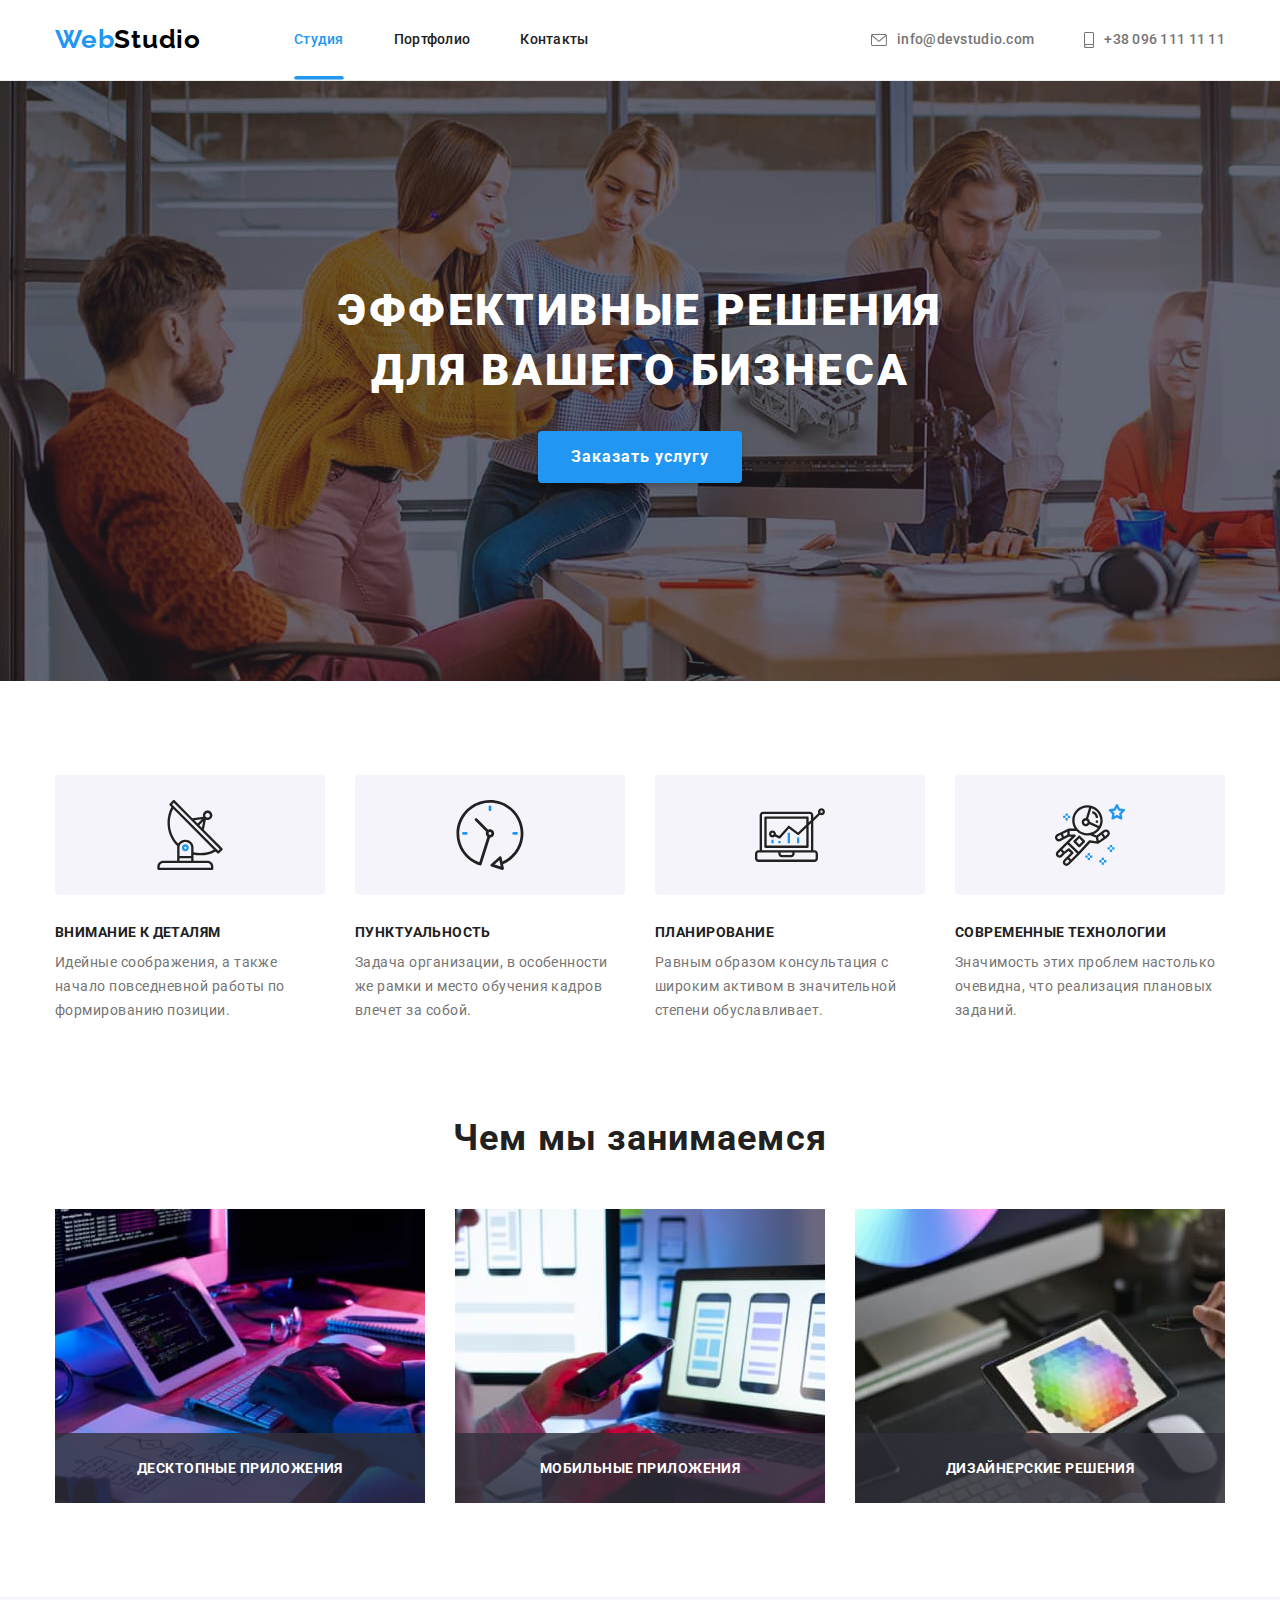
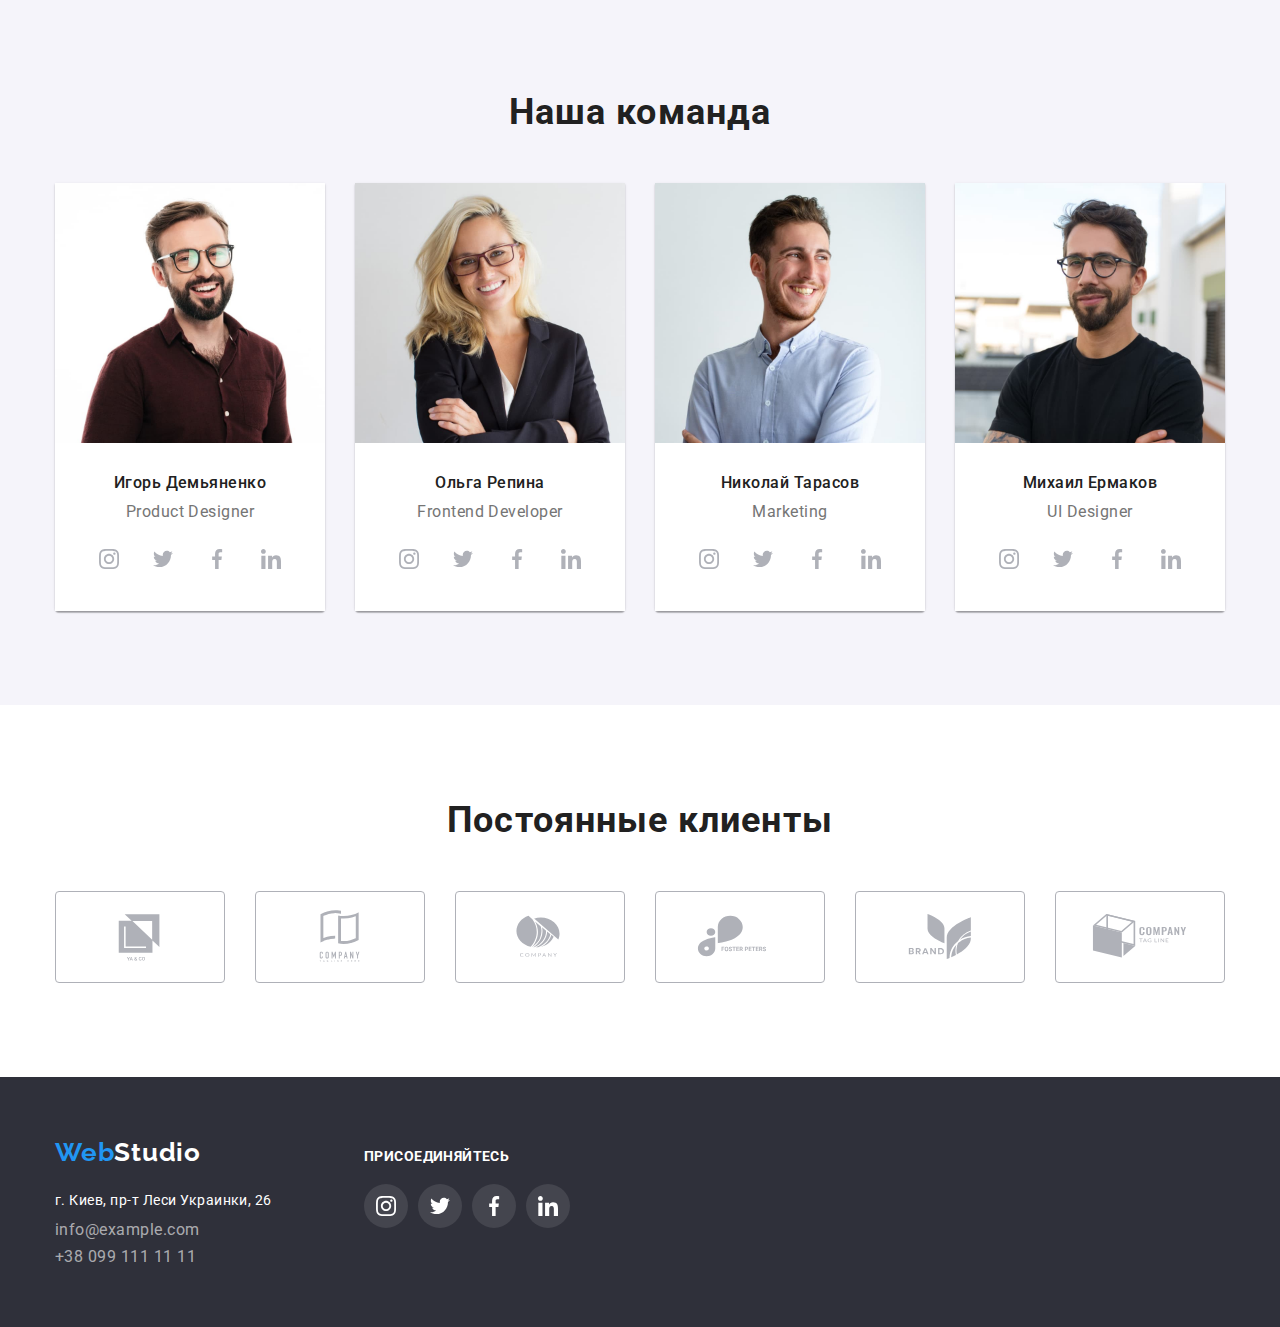
<file: index.html>
<!DOCTYPE html>
<html lang="ru">
<head>
    <meta charset="UTF-8">
    <meta http-equiv="X-UA-Compatible" content="IE=edge">
    <meta name="viewport" content="width=device-width, initial-scale=1.0">
    <title>Студия</title>
    <link rel="preconnect" href="https://fonts.gstatic.com">
    <link href="https://fonts.googleapis.com/css2?family=Raleway:wght@700&family=Roboto:wght@400;500;700;900&display=swap"
        rel="stylesheet">
    <link rel="stylesheet" href="https://cdnjs.cloudflare.com/ajax/libs/modern-normalize/1.0.0/modern-normalize.min.css">
    <link rel="stylesheet" href="./css/styles.css">
</head>
<body>
    <!--Header Section-->
    <header class="page-header"> 
        <div class="container flex-box">
            <nav class="site-nav">
                <a href="/index.html" class="logo logo-paddings">Web<span class="logo-header">Studio</span></a>
                <ul class="site-nav list">
                    <li class="item">
                        <a href="./index.html" class="link current pseudo">Студия</a>
                    </li>
                    <li class="item">
                        <a href="./portfolio.html" class="link">Портфолио</a>
                    </li>
                    <li class="item">
                        <a href="" class="link">Контакты</a>
                    </li>
                </ul>
            </nav>
        
            <ul class="contact-list list">
                <li class="item">
                    <a href="mailto:info@devstudio.com" class="link email current">
                    <svg class="icon" width="16" height="12">
                        <use href="./images/icons/icons.svg#icon-envelope"></use>
                         </svg> info@devstudio.com</a></li>
                <li class="item"><a href="tel:+380961111111" class="link tel">
                    <svg class="icon" width="10" height="16">
                        <use href="./images/icons/icons.svg#icon-smartphone"></use>
                    </svg>+38 096 111 11 11</a></li>
            </ul>
        </div>
    </header>

    <!--Main content-->
    <main>
        <!--Hero Section-->
        <section class="hero">
            <div class="container">
                <h1 class="hero-title">Эффективные решения для вашего бизнеса</h1>
                <button data-modal-open type="button" class="button primary">Заказать услугу</button>
            </div>
        </section>

        <!--Features Section-->
        <section class="section">
            <div class="container">
            <h2 class="visually-hidden">Преимущества компании</h2>
                <ul class="list feature-list">
                    <li class="item">
                        <div class="icon-thumb">
                            <svg width="70" height="70">
                                <use href="./images/icons/icons.svg#icon-antenna"></use>
                            </svg>
                        </div>
                        <div class="feauture-description">
                            <h3 class="section-title feature">Внимание к деталям</h3>
                            <p class="review">Идейные соображения, а также начало повседневной работы по формированию позиции.</p>
                        </div>
                    </li>

                    <li class="item">
                        <div class="icon-thumb">
                            <svg width="70" height="70">
                                <use href="./images/icons/icons.svg#icon-clock"></use>
                            </svg>
                        </div>
                        <div class="feauture-description">
                        <h3 class="section-title feature">Пунктуальность</h3>
                        <p class="review">Задача организации, в особенности же рамки и место обучения кадров влечет за собой.</p>
                        </div>
                    </li>

                    <li class="item  ">
                        <div class="icon-thumb">
                            <svg width="70" height="70">
                                <use href="./images/icons/icons.svg#icon-diagram"></use>
                            </svg>
                        </div>
                        <div class="feauture-description">
                        <h3 class="section-title feature">Планирование</h3>
                        <p class="review">Равным образом консультация с широким активом в значительной степени обуславливает.</p>
                        </div>
                    </li>

                    <li class="item">
                        <div class="icon-thumb">
                            <svg width="70" height="70">
                                <use href="./images/icons/icons.svg#icon-astronaut"></use>
                            </svg>
                        </div>
                        <div class="feauture-description">
                        <h3 class="section-title feature">Современные технологии</h3>
                        <p class="review">Значимость этих проблем настолько очевидна, что реализация плановых заданий.</p>
                        </div>
                    </li>
                </ul>
            </div>
        </section>

         <!--Section - Чем мы занимаемся-->
        <section class="section section-no-padding">
            <div class="container">
            <h2 class="section-title second">Чем мы занимаемся</h2>
            <ul class="list work-list">

                <li class="picture work-list-thumb">
                   
                        <img src="./images/box1.jpg" alt="Ноутбук" width="370" height="294">
                        <p class="work-list-text">Десктопные приложения</p>
                                       
                </li>

                <li class="picture work-list-thumb">
                        <img src="./images/box2.jpg" alt="Телефон" width="370" height="294">
                        <p class="work-list-text">Мобильные приложения</p>
                </li>

                <li class="picture work-list-thumb">
                        <img src="./images/box3.jpg" alt="Планшет" width="370" height="294">
                        <p class="work-list-text">Дизайнерские решения</p>      
                </li>
            </ul>
            </div>
        </section>

        <!--Section - Наша команда --> 
        <section class="section section-team">
            <div class="container">
            <h2 class="section-title second">Наша команда</h2>
            <ul class="list team-list">
                <li class="item">
                    <img src="./images/img-pr-designer.jpg" alt="Продакт дизайнер" width="270" height="260">
                    <div class="team-card"> 
                        <h3 class="section-title member">Игорь Демьяненко</h3>
                        <p class="occupation-title">Product Designer</p>
                        <ul class="icons-list">
                            <li class="item">
                                <a href="" class="icon-link team-icon">
                                    <svg class="social-icon" width="20" height="20">
                                        <use href="./images/icons/icons.svg#icon-instagram"></use>
                                    </svg>
                                </a>
                            </li>
                            <li class="item">
                                <a href="" class="icon-link team-icon">
                                    <svg class="social-icon" width="20" height="20">
                                        <use href="./images/icons/icons.svg#icon-twitter"></use>
                                    </svg>
                                </a>
                            </li>
                            <li class="item">
                                <a href="" class="icon-link team-icon">
                                    <svg class="social-icon" width="20" height="20">
                                        <use href="./images/icons/icons.svg#icon-facebook"></use>
                                    </svg>
                                </a>
                            </li>
                            <li class="item">
                                <a href="" class="icon-link team-icon">
                                    <svg class="social-icon" width="20" height="20">
                                        <use href="./images/icons/icons.svg#icon-linkedin"></use>
                                    </svg>
                                </a>
                            </li>
                        </ul>
                    </div>
                </li>

                <li class="item">
                    <img src="./images/img-fr-developer.jpg" alt="Фронтенд разработчик" width="270" height="260">
                    <div class="team-card">
                    <h3 class="section-title member">Ольга Репина</h3>
                    <p class="occupation-title">Frontend Developer</p>
                    <ul class="icons-list">
                        <li class="item">
                            <a href="" class="icon-link team-icon">
                                <svg class="social-icon" width="20" height="20">
                                    <use href="./images/icons/icons.svg#icon-instagram"></use>
                                </svg>
                            </a>
                        </li>
                        <li class="item">
                            <a href="" class="icon-link team-icon">
                                <svg class="social-icon" width="20" height="20">
                                    <use href="./images/icons/icons.svg#icon-twitter"></use>
                                </svg>
                            </a>
                        </li>
                        <li class="item">
                            <a href="" class="icon-link team-icon">
                                <svg class="social-icon" width="20" height="20">
                                    <use href="./images/icons/icons.svg#icon-facebook"></use>
                                </svg>
                            </a>
                        </li>
                        <li class="item">
                            <a href="" class="icon-link team-icon">
                                <svg class="social-icon" width="20" height="20">
                                    <use href="./images/icons/icons.svg#icon-linkedin"></use>
                                </svg>
                            </a>
                        </li>
                    </ul>
                    </div>
                </li>

                <li class="item">
                    <img src="./images/img-marketing.jpg" alt="Маркетолог" width="270" height="260">
                    <div class="team-card">
                    <h3 class="section-title member">Николай Тарасов</h3>
                    <p class="occupation-title">Marketing</p>
                    <ul class="icons-list">
                        <li class="item">
                            <a href="" class="icon-link team-icon">
                                <svg class="social-icon" width="20" height="20">
                                    <use href="./images/icons/icons.svg#icon-instagram"></use>
                                </svg>
                            </a>
                        </li>
                        <li class="item">
                            <a href="" class="icon-link team-icon">
                                <svg class="social-icon" width="20" height="20">
                                    <use href="./images/icons/icons.svg#icon-twitter"></use>
                                </svg>
                            </a>
                        </li>
                        <li class="item">
                            <a href="" class="icon-link team-icon">
                                <svg class="social-icon" width="20" height="20">
                                    <use href="./images/icons/icons.svg#icon-facebook"></use>
                                </svg>
                            </a>
                        </li>
                        <li class="item">
                            <a href="" class="icon-link team-icon">
                                <svg class="social-icon" width="20" height="20">
                                    <use href="./images/icons/icons.svg#icon-linkedin"></use>
                                </svg>
                            </a>
                        </li>
                    </ul>
                    </div>
                </li>

                <li class="item">
                    <img src="./images/img-ui-designer.jpg" alt="Дизайнер интерфейса" width="270" height="260">
                    <div class="team-card">
                    <h3 class="section-title member">Михаил Ермаков</h3>
                    <p class="occupation-title">UI Designer</p>
                    <ul class="icons-list">
                        <li class="item">
                            <a href="" class="icon-link team-icon">
                                <svg class="social-icon" width="20" height="20">
                                    <use href="./images/icons/icons.svg#icon-instagram"></use>
                                </svg>
                            </a>
                        </li>
                        <li class="item">
                            <a href="" class="icon-link team-icon">
                                <svg class="social-icon" width="20" height="20">
                                    <use href="./images/icons/icons.svg#icon-twitter"></use>
                                </svg>
                            </a>
                        </li>
                        <li class="item">
                            <a href="" class="icon-link team-icon">
                                <svg class="social-icon" width="20" height="20">
                                    <use href="./images/icons/icons.svg#icon-facebook"></use>
                                </svg>
                            </a>
                        </li>
                        <li class="item">
                            <a href="" class="icon-link team-icon">
                                <svg class="social-icon" width="20" height="20">
                                    <use href="./images/icons/icons.svg#icon-linkedin"></use>
                                </svg>
                            </a>
                        </li>
                    </ul>
                    </div>
                </li>
            </ul>
            </div>
        </section>

        <!-- Section - Постоянные клиенты -->

        <section class="section">
            <div class="container">
                <h2 class="section-title second">Постоянные клиенты</h2>
                <ul class="clients-list">
                    <li class="item">
                        <a href="" class="link">
                            <svg class="" width="106" height="60">
                                <use href="./images/icons/icons.svg#icon-logo-1"></use>
                            </svg>
                        </a>
                    </li>

                    <li class="item">
                        <a href="" class="link">
                            <svg class="" width="106" height="60">
                                <use href="./images/icons/icons.svg#icon-logo-2"></use>
                            </svg>
                        </a>
                    </li>

                    <li class="item">
                        <a href="" class="link">
                            <svg class="" width="106" height="60">
                                <use href="./images/icons/icons.svg#icon-logo-3"></use>
                            </svg>
                        </a>
                    </li>

                    <li class="item">
                        <a href="" class="link">
                            <svg class="" width="106" height="60">
                                <use href="./images/icons/icons.svg#icon-logo-4"></use>
                            </svg>
                        </a>
                    </li>

                    <li class="item">
                        <a href="" class="link">
                            <svg class="" width="106" height="60">
                                <use href="./images/icons/icons.svg#icon-logo-5"></use>
                            </svg>
                        </a>
                    </li>

                    <li class="item">
                        <a href="" class="link">
                            <svg class="" width="106" height="60">
                                <use href="./images/icons/icons.svg#icon-logo-6"></use>
                            </svg>
                        </a>
                    </li>

                </ul>

            </div>
               
        </section>
    </main>

    <!--Футер-->
    <footer class="footer">
        <div class="container footer-box">
            <div class="address-box">
        <a href="/index.html" class="logo">Web<span class="logo-footer">Studio</span></a>
    <!--Address-->
    <address class="address">
        <p class="address-text">г. Киев, пр-т Леси Украинки, 26</p>
        <ul class="address-list list">
          <li class="margin"><a href="mailto:info@example.com" class="link">info@example.com</a></li>
          <li><a href="tel:+38099111111" class="link">+38 099 111 11 11</a></li>
        </ul>
    </address>
             </div>
        <div class="footer-icons">
            <p class="text">присоединяйтесь</p>
            <ul class="icons-list">
                <li class="item">
                    <a href="" class="icon-link footer-icon">
                        <svg class="social-icon" width="20" height="20">
                            <use href="./images/icons/icons.svg#icon-instagram"></use>
                        </svg>
                    </a>
                </li>
                <li class="item">
                    <a href="" class="icon-link footer-icon">
                        <svg class="social-icon" width="20" height="20">
                            <use href="./images/icons/icons.svg#icon-twitter"></use>
                        </svg>
                    </a>
                </li>
                <li class="item">
                    <a href="" class="icon-link footer-icon">
                        <svg class="social-icon" width="20" height="20">
                            <use href="./images/icons/icons.svg#icon-facebook"></use>
                        </svg>
                    </a>
                </li>
                <li class="item">
                    <a href="" class="icon-link footer-icon">
                        <svg class="social-icon" width="20" height="20">
                            <use href="./images/icons/icons.svg#icon-linkedin"></use>
                        </svg>
                    </a>
                </li>
            </ul>
        </div>
        </div>
    </footer>
    
    <!-- BACKDROP - Модальне вікно-->
    
        <div class="backdrop is-hidden " data-modal>
            <div class="modal">
                
                <button data-modal-close class="btn-icon">
                <svg class="cross-icon" width="18" height="18">
                    <use href="./images/icons/icons.svg#icon-cross"></use>
                </svg>
                </button>
              
            </div>
        </div>
        
        <script src="./js/modal.js"></script>
</body>
</html>
</file>
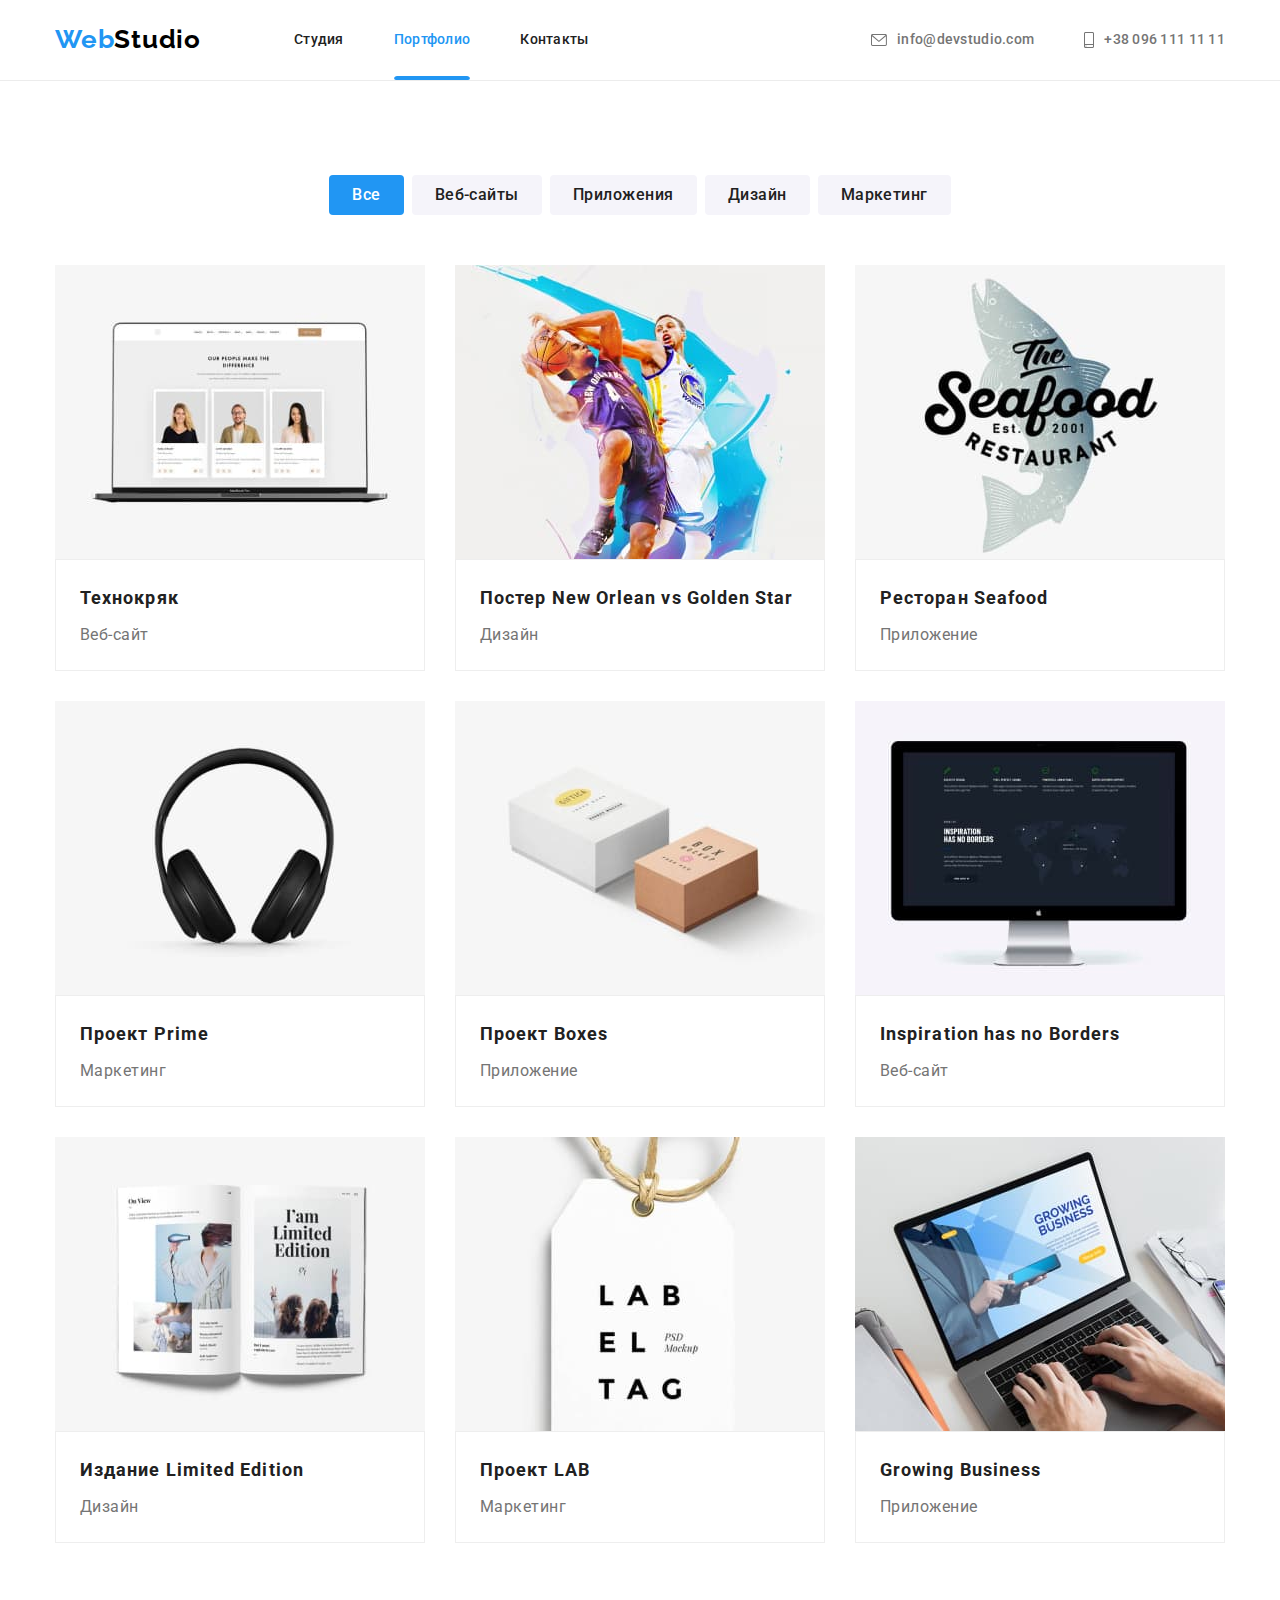
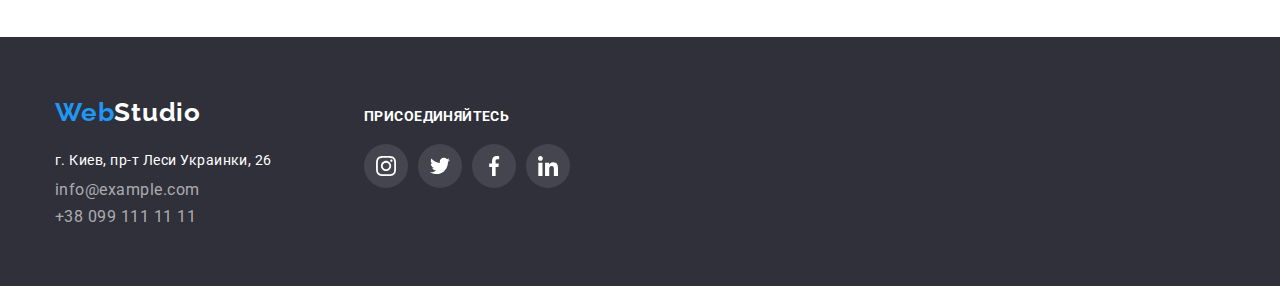
<file: portfolio.html>
<!DOCTYPE html>
<html lang="en">
<head>
    <meta charset="UTF-8">
    <meta http-equiv="X-UA-Compatible" content="IE=edge">
    <meta name="viewport" content="width=device-width, initial-scale=1.0">
    <title>Портфолио</title>
    <link rel="preconnect" href="https://fonts.gstatic.com">
    <link href="https://fonts.googleapis.com/css2?family=Raleway:wght@700&family=Roboto:wght@400;500;700&display=swap"
        rel="stylesheet">
    <link rel="stylesheet" href="https://cdnjs.cloudflare.com/ajax/libs/modern-normalize/1.0.0/modern-normalize.min.css">
    <link rel="stylesheet" href="./css/styles.css">
</head>

<body>
    <!--Header Section-->
    <header class="page-header">
        <div class="container flex-box">
            <nav class="site-nav">
                <a href="/index.html" class="logo logo-paddings">Web<span class="logo-header">Studio</span></a>
                <ul class="site-nav list">
                    <li class="item">
                        <a href="./index.html" class="link">Студия</a>
                    </li>
                    <li class="item">
                        <a href="./portfolio.html" class="link current pseudo">Портфолио</a>
                    </li>
                    <li class="item">
                        <a href="" class="link">Контакты</a>
                    </li>
                </ul>
            </nav>
    
            <ul class="contact-list list">
                <li class="item">
                    <a href="mailto:info@devstudio.com" class="link email current">
                        <svg class="icon" width="16" height="12">
                            <use href="./images/icons/icons.svg#icon-envelope"></use>
                        </svg> info@devstudio.com</a>
                </li>
                <li class="item"><a href="tel:+380961111111" class="link tel">
                        <svg class="icon" width="10" height="16">
                            <use href="./images/icons/icons.svg#icon-smartphone"></use>
                        </svg>+38 096 111 11 11</a></li>
            </ul>
        </div>
    </header>

    <!--Main content Portfolio-->
    <main>
        <!--Site Navigation Section-->
    <section class="section">
        <div class="container">
        <h1 class="visually-hidden">Портфолио</h1>
        <ul class="list filter-buttons">
            <li class="margin"><button type="button" class="button secondary accent">Все</button></li>
            <li class="margin"><button type="button" class="button secondary">Веб-сайты</button></li>
            <li class="margin"><button type="button" class="button secondary">Приложения</button></li>
            <li class="margin"><button type="button" class="button secondary">Дизайн</button></li>
            <li class="margin"><button type="button" class="button secondary">Маркетинг</button></li>
        </ul>
        
        <!--Portfolio Images Cards-->
        <ul class="list cards-set">
            <li class="card">
                <a href="" class="card-link card-hover">
                    <div class="card-actions">
                <img src="./images/techno.jpg" alt="Ноутбук" width="370" height="294">
                <div class="card-overlay">
                <p class="text-hover">Технокряк это современная площадка распространения коронавируса. Компании используют эту платформу для цифрового шпионажа и атак на защищённые сервера конкурентов.</p>
                </div>
                    </div>
    
                <div class="card-box">
                <h2 class="card-title">Технокряк</h2>
                <p class="description">Веб-сайт</p>
                </div>
                </a>
            </li>

            <li class="card">
                <a href="" class="card-link card-hover">
                   <div class="card-actions">
                <img src="./images/poster.jpg" alt="Игра в баскетбол" width="370" height="294">
                <div class="card-overlay">
                    <p class="text-hover">Технокряк это современная площадка распространения коронавируса. Компании используют эту платформу для цифрового шпионажа и атак на защищённые сервера конкурентов.</p>
                </div>
                   </div>
                <div class="card-box">
                <h2 class="card-title">Постер New Orlean vs Golden Star</h2>
                <p class="description">Дизайн</p>
                </div>
                </a>
            </li>

            <li class="card">
                <a href="" class="card-link card-hover">
                    <div class="card-actions">
                <img src="./images/seafood.jpg" alt="Логотип ресторана" width="370" height="294">
                <div class="card-overlay">
                    <p class="text-hover">Технокряк это современная площадка распространения коронавируса. Компании используют эту
                            платформу для цифрового шпионажа и атак на защищённые сервера конкурентов.</p>
                </div>
                    </div>
                <div class="card-box">
                <h2 class="card-title">Ресторан Seafood</h2>
                <p class="description">Приложение</p>
                </div>
                </a>
            </li>

            <li class="card"> 
                <a href="" class="card-link card-hover">
                    <div class="card-actions">
                <img src="./images/prime.jpg" alt="Наушники" width="370" height="294">
                <div class="card-overlay">
                    <p class="text-hover">Технокряк это современная площадка распространения коронавируса. Компании используют эту
                        платформу для цифрового шпионажа и атак на защищённые сервера конкурентов.</p>
                </div>
                </div>

                <div class="card-box">
                <h2 class="card-title">Проект Prime</h2>
                <p class="description">Маркетинг</p>
                </div>
                </a>
            </li>

            <li class="card">
                <a href="" class="card-link card-hover">
                    <div class="card-actions">
                <img src="./images/boxes.jpg" alt="Две коробки" width="370" height="294">
                <div class="card-overlay">
                    <p class="text-hover">Технокряк это современная площадка распространения коронавируса. Компании используют эту
                        платформу для цифрового шпионажа и атак на защищённые сервера конкурентов.</p>
                </div>
                </div>

                <div class="card-box">
                <h2 class="card-title">Проект Boxes</h2>
                <p class="description">Приложение</p>
                </div>
                </a>
            </li>

            <li class="card">
                <a href="" class="card-link card-hover">
                    <div class="card-actions">
                <img src="./images/inspiration.jpg" alt="Монитор компютера" width="370" height="294">
                <div class="card-overlay">
                    <p class="text-hover">Технокряк это современная площадка распространения коронавируса. Компании используют эту
                        платформу для цифрового шпионажа и атак на защищённые сервера конкурентов.</p>
                </div>
                </div>
                <div class="card-box">
                <h2 class="card-title">Inspiration has no Borders</h2>
                <p class="description">Веб-сайт</p>
                </div>
                </a>
            </li>

            <li class="card">
                <a href="" class="card-link card-hover">
                    <div class="card-actions">
                <img src="./images/edition.jpg" alt="Журнал" width="370" height="294">
                <div class="card-overlay">
                    <p class="text-hover">Технокряк это современная площадка распространения коронавируса. Компании используют эту
                        платформу для цифрового шпионажа и атак на защищённые сервера конкурентов.</p>
                </div>
                </div>
                <div class="card-box">
                <h2 class="card-title">Издание Limited Edition</h2>
                <p class="description">Дизайн</p>
                </div>
                </a>
            </li>

            <li class="card">
                <a href="" class="card-link card-hover">
                    <div class="card-actions">
                <img src="./images/lab.jpg" alt="Етикетка" width="370" height="294">
                <div class="card-overlay">
                    <p class="text-hover">Технокряк это современная площадка распространения коронавируса. Компании используют эту
                        платформу для цифрового шпионажа и атак на защищённые сервера конкурентов.</p>
                </div>
                </div>
                <div class="card-box">
                <h2 class="card-title">Проект LAB</h2>
                <p class="description">Маркетинг</p>
                </div>
                </a>
            </li>

            <li class="card">
                <a href="" class="card-link card-hover">
                    <div class="card-actions">
                <img src="./images/business.jpg" alt="Человек роботающий на ноутбуке" width="370" height="294">
                <div class="card-overlay">
                    <p class="text-hover">Технокряк это современная площадка распространения коронавируса. Компании используют эту
                        платформу для цифрового шпионажа и атак на защищённые сервера конкурентов.</p>
                </div>
                </div>
                <div class="card-box">
                <h2 class="card-title">Growing Business</h2>
                <p class="description">Приложение</p>
                </div>
                </a>
            </li>
        </ul>
        </div>
    </section>
    </main>

    <!--Футер-->
    <footer class="footer">
        <div class="container footer-box">
            <div class="address-box">
                <a href="/index.html" class="logo">Web<span class="logo-footer">Studio</span></a>
                <!--Address-->
                <address class="address">
                    <p class="address-text">г. Киев, пр-т Леси Украинки, 26</p>
                    <ul class="address-list list">
                        <li class="margin"><a href="mailto:info@example.com" class="link">info@example.com</a></li>
                        <li><a href="tel:+38099111111" class="link">+38 099 111 11 11</a></li>
                    </ul>
                </address>
            </div>
            <div class="footer-icons">
                <p class="text">присоединяйтесь</p>
                <ul class="icons-list">
                    <li class="item">
                        <a href="" class="icon-link footer-icon">
                            <svg class="social-icon" width="20" height="20">
                                <use href="./images/icons/icons.svg#icon-instagram"></use>
                            </svg>
                        </a>
                    </li>
                    <li class="item">
                        <a href="" class="icon-link footer-icon">
                            <svg class="social-icon" width="20" height="20">
                                <use href="./images/icons/icons.svg#icon-twitter"></use>
                            </svg>
                        </a>
                    </li>
                    <li class="item">
                        <a href="" class="icon-link footer-icon">
                            <svg class="social-icon" width="20" height="20">
                                <use href="./images/icons/icons.svg#icon-facebook"></use>
                            </svg>
                        </a>
                    </li>
                    <li class="item">
                        <a href="" class="icon-link footer-icon">
                            <svg class="social-icon" width="20" height="20">
                                <use href="./images/icons/icons.svg#icon-linkedin"></use>
                            </svg>
                        </a>
                    </li>
                </ul>
            </div>
        </div>
    </footer>
</body>
</html>
</file>
<file: css/styles.css>
:root {
  --primary-text-color: #757575;
  --title-text-color: #212121;
  --accent-color: #2196f3;
  --primary-black-color: #000000;
  --primary-white-color: #ffffff;
  --address-link-color: rgba(255, 255, 255, 0.6);
  --hero-footer-bgr-color: #2f303a;
  --button-bgr-color: #f5f4fa;
  --header-line-color: #ececec;
  --border-color: #eeeeee;
  --social-icons-color: #afb1b8;
  --footer-icons-bgr: rgba(255, 255, 255, 0.1);
  --card-set-gap: 30px;
  --time-cubic: 250ms cubic-bezier(0.4, 0, 0.2, 1);
}

/* УТИЛИТЫ */
.list {
  padding: 0;
  margin: 0;
  list-style: none;
}

h1,
h2,
h3,
h4,
h5,
h6,
p {
  margin: 0;
}

body {
  background-color: var(--primary-white-color);
  color: var(--primary-text-color);

  font-family: Roboto, sans-serif;
  letter-spacing: 0.03em;
}

.container {
  width: 1200px;
  padding-left: 15px;
  padding-right: 15px;
  margin: 0 auto;
}

/* СЕКЦИИ */

.section {
  padding-top: 94px;
  padding-bottom: 94px;
}

.section-title {
  color: var(--title-text-color);
  letter-spacing: 0.03em;
}
.section-title.second {
  font-size: 36px;
  line-height: 1.17;
  text-align: center;
  margin-bottom: 50px;
}

/* SOCIAL ICONS GENERAL */
.icons-list {
  list-style: none;
  padding: 0;
  margin: 0;

  display: flex;
  width: 206px;
  justify-content: center;
  text-align: center;
}

.icons-list .item {
  width: 44px;
  height: 44px;
}
.icons-list .item:not(:last-child) {
  margin-right: 10px;
}

.icon-link {
  text-decoration: none;
  display: flex;
  width: 100%;
  height: 100%;
  border-radius: 50%;
  align-items: center;
  justify-content: center;
}

/* СЕКЦИЯ HEADER */
.page-header {
  border-bottom: 1px solid var(--header-line-color);
}

.flex-box {
  display: flex;
  justify-content: space-between;
  align-items: center;
  background-color: var(--primary-white-color);
}

/* LOGO */
.logo {
  color: var(--accent-color);
  font-family: Raleway, sans-serif;
  font-style: normal;
  font-weight: 700;
  font-size: 26px;
  line-height: 1.19;
  letter-spacing: 0.03em;
  text-decoration: none;

  margin-right: 93px;

  transition: color var(--time-cubic);
}
.logo-paddings {
  padding-top: 24px;
  padding-bottom: 25px;
}
.logo-header {
  color: var(--primary-black-color);

  transition: color var(--time-cubic);
}
.logo:hover,
.logo:focus,
.logo-header:hover,
.logo-header:focus {
  color: var(--accent-color);
}

/* СЕКЦИЯ SITE NAVIGATION */

.site-nav {
  display: flex;
  align-items: center;
}
.site-nav .item:not(:last-child) {
  margin-right: 50px;
}
.site-nav .link {
  display: block;
  padding-top: 32px;
  padding-bottom: 32px;
  color: var(--title-text-color);
  font-style: normal;
  font-weight: 500;
  font-size: 14px;
  line-height: 1.14;
  letter-spacing: 0.02em;
  text-decoration: none;

  transition: color var(--time-cubic);
}

.site-nav .link:hover,
.site-nav .link:focus {
  color: var(--accent-color);
}

.site-nav .link.current {
  position: relative;
  color: var(--accent-color);
}

.site-nav .pseudo::after {
  content: '';
  position: absolute;
  background-image: url(../images/icons/hover.svg);
  width: 100%;
  height: 4px;
  left: 0;
  bottom: 0;
  background-size: cover;
  background-repeat: no-repeat;
  border-radius: 2px;
}

/* CONTACTS */
.contact-list {
  display: flex;
  align-items: center;
}
.contact-list .item:not(:last-child) {
  margin-right: 50px;
  margin-left: auto;
}
.contact-list .link {
  display: flex;
  align-items: center;

  padding-top: 32px;
  padding-bottom: 32px;
}

.contact-list .tel,
.contact-list .email {
  color: inherit;

  font-weight: 500;
  font-size: 14px;
  line-height: 1.14;
  letter-spacing: 0.02em;
  text-decoration: none;

  transition: color var(--time-cubic);
}
.icon {
  fill: currentColor;
  margin-right: 10px;
}

.email:hover,
.email:focus,
.email:active,
.tel:hover,
.tel:focus {
  color: var(--accent-color);
}

/* MAIN CONTENT PAGE */
/* HERO */
.hero {
  max-width: 1600px;
  height: 600px;

  margin-right: auto;
  margin-left: auto;
  padding-top: 200px;
  padding-bottom: 200px;

  background-color: var(--hero-footer-bgr-color);
  background-image: linear-gradient(to right, rgba(47, 48, 58, 0.4), rgba(47, 48, 58, 0.4)),
    url('../images/hero-img.jpg');
  background-size: cover;
}

.hero-title {
  max-width: 696px;
  margin-top: 0;
  margin-bottom: 30px;
  margin-left: auto;
  margin-right: auto;

  color: var(--primary-white-color);
  font-weight: 900;
  font-size: 44px;
  line-height: 1.36;

  text-align: center;
  letter-spacing: 0.06em;
  text-transform: uppercase;
}

.button {
  color: var(--title-text-color);
  background-color: var(--button-bgr-color);

  font-family: Roboto, sans-serif;
  font-size: 16px;
  text-align: center;

  border: 1px solid transparent;
  border-radius: 4px;
  cursor: pointer;

  margin: 0 auto;

  transition: color var(--time-cubic), background-color var(--time-cubic);
}

.button:hover,
.button:focus,
.button:active {
  color: var(--primary-white-color);
  background-color: var(--accent-color);
}

.button.primary {
  background-color: var(--accent-color);
  color: var(--primary-white-color);
  font-weight: 700;
  line-height: 1.87;
  letter-spacing: 0.06em;
  display: block;

  min-width: 200px;
  padding: 10px 32px;
  box-sizing: border-box;
  box-shadow: 0px 4px 4px rgba(0, 0, 0, 0.15);
}

/* FEATURE SECTION */
.visually-hidden {
  position: absolute;
  width: 1px;
  height: 1px;
  margin: -1px;
  border: 0;
  padding: 0;

  white-space: nowrap;
  clip-path: inset(100%);
  clip: rect(0 0 0 0);
  overflow: hidden;
}
.feauture-description {
  margin-top: var(--card-set-gap);
}

.feature-list {
  display: flex;
}
.feature-list > .item {
  flex-basis: calc((100%-90px) / 4);
}

.feature-list .item:not(:last-child) {
  margin-right: 30px;
}

.section-title.feature {
  margin-bottom: 10px;

  font-size: 14px;
  line-height: 1.14;
  text-transform: uppercase;
}
.review {
  font-size: 14px;
  line-height: 1.71;
}
/* Иконки */
.feature-list .icon-thumb {
  display: flex;
  justify-content: center;
  align-items: center;

  width: 270px;
  height: 120px;

  background: var(--button-bgr-color);
  border-radius: 4px;
}

/* СЕКЦИЯ - ЧЕМ МЫ ЗАНИМАЕМСЯ */
.section-no-padding {
  padding-top: 0;
}
.work-list {
  display: flex;
}
.work-list img {
  display: block;
}
.work-list > .picture:not(:last-child) {
  margin-right: var(--card-set-gap);
}

/* Позиціонування на img */
.work-list-thumb {
  position: relative;

  width: 370px;
  height: auto;

  display: flex;
}
.work-list-text {
  position: absolute;
  bottom: 0;
  padding-top: 27px;
  padding-bottom: 27px;

  width: 100%;
  display: flex;
  justify-content: center;
  align-items: center;
  text-align: center;

  font-weight: 700;
  font-size: 14px;
  line-height: 1.142;
  letter-spacing: 0.03em;
  text-transform: uppercase;
  background-color: rgba(47, 48, 58, 0.8);
  color: var(--primary-white-color);
}

/* СЕКЦИЯ НАША КОМАНДА */
.section-team {
  background-color: var(--button-bgr-color);
}
.team-list {
  display: flex;
}
.team-list > .item {
  width: calc((100%-90px) / 4);

  box-shadow: 0px 1px 3px rgba(0, 0, 0, 0.12), 0px 1px 1px rgba(0, 0, 0, 0.14),
    0px 2px 1px rgba(0, 0, 0, 0.2);
  border-radius: 0px 0px 4px 4px;
}

.team-card {
  padding-top: var(--card-set-gap);
  padding-bottom: var(--card-set-gap);
  padding-left: 32px;
  padding-right: 32px;

  background-color: var(--primary-white-color);
}
.team-list {
  /* background-color: var(--primary-white-color); */
}
.team-list > .item:not(:last-child) {
  margin-right: var(--card-set-gap);
}

.team-list img {
  display: block;
}

.section-title.member {
  font-weight: 500;
  font-size: 16px;
  line-height: 1.187;
  text-align: center;
  margin-bottom: 10px;
}

.occupation-title {
  font-size: 16px;
  line-height: 1.187;
  text-align: center;
  margin-bottom: 16px;
}

/* Иконки */
.team-icon {
  background-color: var(--primary-white-color);
  color: var(--social-icons-color);
}

.social-icon {
  fill: currentColor;
}

.icon-link {
  transition: color var(--time-cubic), background-color var(--time-cubic);
}
.icon-link:hover,
.icon-link:focus {
  background-color: var(--accent-color);
  color: var(--primary-white-color);
}

/* СЕКЦИЯ ПОСТОЯННЫЕ КЛИЕНТИ  */

.clients-list {
  list-style: none;
  padding: 0;
  margin: 0;
  display: flex;
  justify-content: center;
}
.clients-list .item {
  width: 170px;
  height: 92px;

  color: var(--social-icons-color);
}
.clients-list .item:not(:last-child) {
  margin-right: var(--card-set-gap);
}
.clients-list .link {
  display: flex;
  justify-content: center;
  align-items: center;

  width: 100%;
  height: 100%;

  fill: var(--social-icons-color);

  border: 1px solid var(--social-icons-color);
  border-radius: 4px;

  transition: fill var(--time-cubic), border var(--time-cubic);
}
.clients-list .link:hover,
.clients-list .link:focus {
  fill: var(--accent-color);
  border: 1px solid var(--accent-color);
}

/* FOOTER */
.footer {
  padding-top: 60px;
  padding-bottom: 60px;

  background-color: var(--hero-footer-bgr-color);
}
.address-box {
  margin-right: 70px;
}
.footer-box {
  display: flex;
  align-items: baseline;
}

.logo-footer {
  color: var(--primary-white-color);

  transition: color var(--time-cubic);
}
.logo-footer:hover,
.logo-footer:focus {
  color: var(--accent-color);
}

.address {
  margin-top: 20px;

  font-style: inherit;
  font-weight: 400;
}
.address-text {
  margin-bottom: 9px;

  color: var(--primary-white-color);
  font-size: 14px;
  line-height: 24px;
}
.address-list > .margin {
  margin-bottom: 9px;
}
.address-list .link {
  color: var(--address-link-color);
  text-decoration: none;

  transition: color var(--time-cubic);
}
.address-list .link:hover,
.address-list .link:focus {
  color: var(--accent-color);
}

/* Иконки */
.footer-icons .text {
  margin-bottom: 20px;
  font-family: inherit;
  font-style: inherit;
  font-weight: 700;
  font-size: 14px;
  line-height: 1.143;
  letter-spacing: 0.03em;
  text-transform: uppercase;

  color: var(--primary-white-color);
}
.icons-list .footer-icon {
  background-color: var(--footer-icons-bgr);
  color: var(--primary-white-color);
}

.social-icon {
  fill: currentColor;
}
.icon-link:hover,
.icon-link:focus {
  background-color: var(--accent-color);
  color: var(--primary-white-color);
}

/* Modal window */
.backdrop {
  position: fixed;
  top: 0;
  left: 0;

  width: 100%;
  height: 100%;

  background: rgba(0, 0, 0, 0.2);

  transition: opacity var(--time-cubic), visibility var(--time-cubic);
}

.backdrop.is-hidden {
  visibility: hidden;
  opacity: 0;
  pointer-events: none;

  transition: opacity var(--time-cubic), visibility var(--time-cubic);
}

.backdrop.is-hidden .modal {
  transform: translate(-50%, -50%) scale(0.9);
  transition: transform var(--time-cubic);
}
.modal {
  position: absolute;
  top: 50%;
  left: 50%;

  min-height: 581px;
  min-width: 528px;
  padding: 15px;

  background: var(--primary-white-color);
  box-shadow: 0px 1px 3px rgba(0, 0, 0, 0.12), 0px 1px 1px rgba(0, 0, 0, 0.14),
    0px 2px 1px rgba(0, 0, 0, 0.2);
  border-radius: 4px;

  transform: translate(-50%, -50%) scale(1);
  transition: transform var(--time-cubic);
}

.btn-icon {
  position: absolute;
  right: 14px;
  top: 14px;

  display: flex;
  align-items: center;
  padding: 6px;

  width: 30px;
  height: 30px;
  border-radius: 50%;
  border: 1px solid rgba(0, 0, 0, 0.1);

  background: var(--primary-white-color);
  color: var(--primary-black-color);

  cursor: pointer;

  transition: color var(--time-cubic);
}
.btn-icon:hover,
.btn-icon:focus {
  color: var(--accent-color);
}
.cross-icon {
  fill: currentColor;
}

/*  PAGE ПОРТФОЛИО*/

/* BUTTON-FILTERS */
.filter-buttons {
  min-width: 611px;
  display: flex;
  justify-content: center;

  margin-bottom: 50px;
}
.filter-buttons > .margin:not(:last-child) {
  margin-right: 8px;
}
.filter-buttons .accent {
  background-color: var(--accent-color);
  color: var(--primary-white-color);
}

.button.secondary {
  padding: 6px 22px;

  font-weight: 500;
  line-height: 1.62;
  letter-spacing: 0.03em;

  transition: color var(--time-cubic), background-color var(--time-cubic),
    box-shadow var(--time-cubic);
}

.filter-buttons .secondary:hover,
.filter-buttons .secondary:focus {
  color: var(--primary-white-color);
  background-color: var(--accent-color);

  box-shadow: 0px 3px 1px rgba(0, 0, 0, 0.1), 0px 1px 2px rgba(0, 0, 0, 0.08),
    0px 2px 2px rgba(0, 0, 0, 0.12);
}

/* PORTFOLIO CARDS */
.card .card-link {
  text-decoration: none;
  display: block;

  width: 370px;
  height: 100%;

  transition: box-shadow var(--time-cubic);
}

.card {
  background: var(--primary-white-color);
}

.cards-set img {
  display: block;
  max-width: 100%;
  height: auto;
}
.cards-set {
  display: flex;
  flex-wrap: wrap;

  margin-top: calc(-1 * var(--card-set-gap));
  margin-left: calc(-1 * var(--card-set-gap));
}

.cards-set > .card {
  margin-top: var(--card-set-gap);
  margin-left: var(--card-set-gap);
  flex-basis: calc(100% / 3) - var(--card-set-gap);
}
.card-box {
  padding: 20px 24px;

  border: 1px solid var(--border-color);
}
.card-title {
  margin-bottom: 4px;
  color: var(--title-text-color);
  font-size: 18px;
  line-height: 2;
  letter-spacing: 0.06em;
}
.card .description {
  font-size: 16px;
  line-height: 1.87;
  color: var(--primary-text-color);
}
.cards-set .card-link:hover,
.cards-set .card-link:focus {
  box-shadow: 0px 1px 1px rgba(0, 0, 0, 0.12), 0px 4px 4px rgba(0, 0, 0, 0.06),
    1px 4px 6px rgba(0, 0, 0, 0.16);
}

/* Позиціонування Card-set при HOVER*/
.card-actions {
  position: relative;
  overflow: hidden;

  width: 370px;
  height: 294px;
}

.text-hover {
  position: absolute;
  width: 100%;
  color: var(--primary-white-color);

  padding: 63px 24px;

  top: 50%;
  left: 50%;
  transform: translate(-50%, -50%);
  display: flex;
  width: 100%;

  font-size: 18px;
  line-height: 1.56;
  /* or 156% */
  letter-spacing: 0.03em;
  opacity: 0;
}

.card-hover:hover .text-hover {
  opacity: 1;
}

.card-overlay {
  position: absolute;
  top: 0;
  left: 0;
  width: 100%;
  height: 100%;
  background-color: rgba(33, 150, 243, 0.9);

  transform: translateY(+100%);
  transition: transform var(--time-cubic);

  opacity: 0;
}

.card-hover:hover .card-overlay {
  transform: translate(0);
  opacity: 1;
}
</file>
